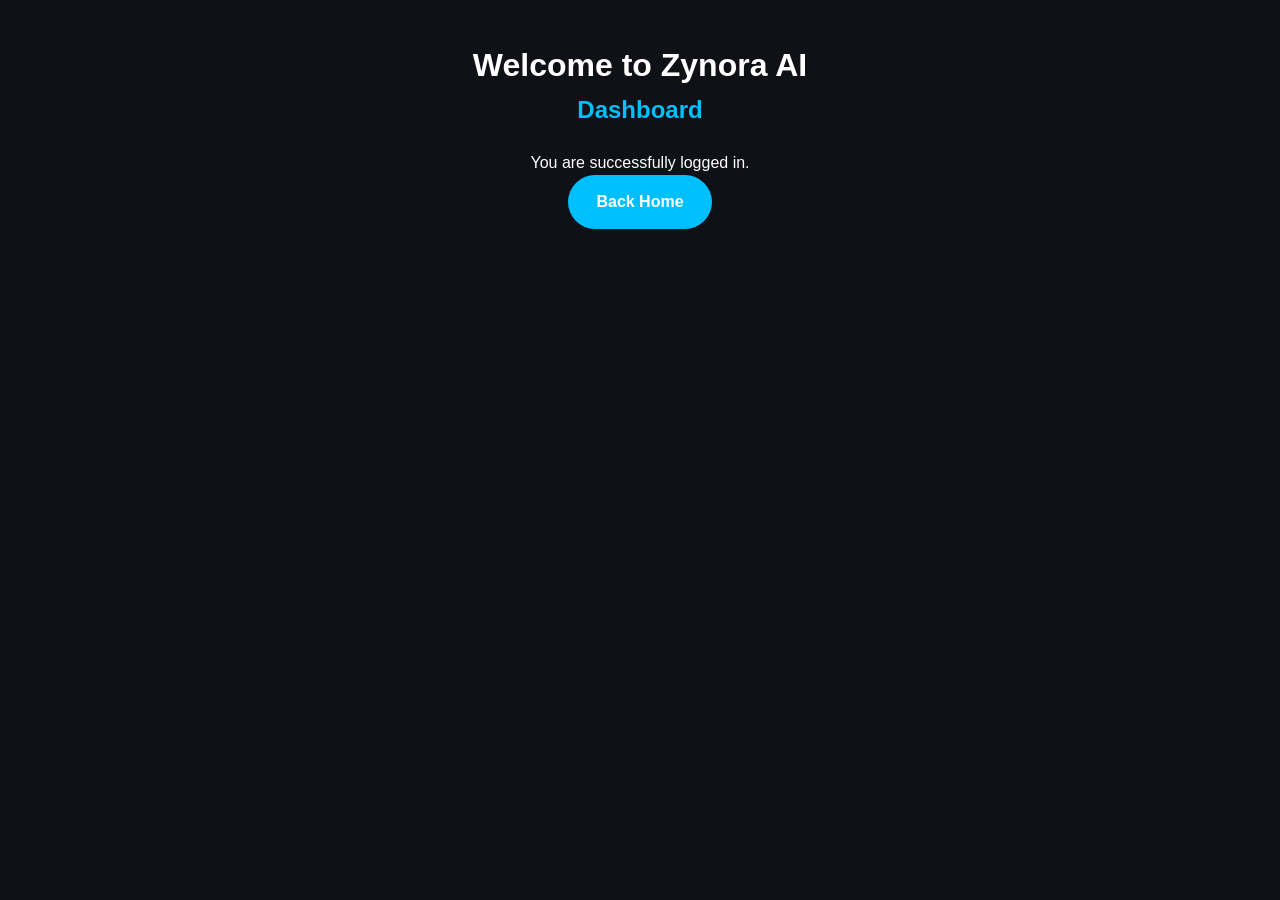
<file: dashboard.html>
<!DOCTYPE html>
<html>
<head>
<meta charset="UTF-8">
<meta name="viewport" content="width=device-width, initial-scale=1.0">
<title>Zynora AI Dashboard</title>
<link rel="stylesheet" href="style.css">
</head>

<body style="background:#0f1117;color:white;font-family:Arial;text-align:center;padding:40px;">

<h1>Welcome to Zynora AI</h1>

<h2>Dashboard</h2>

<p>You are successfully logged in.</p>

<a href="index.html" class="btn">Back Home</a>

</body>
</html>
</file>
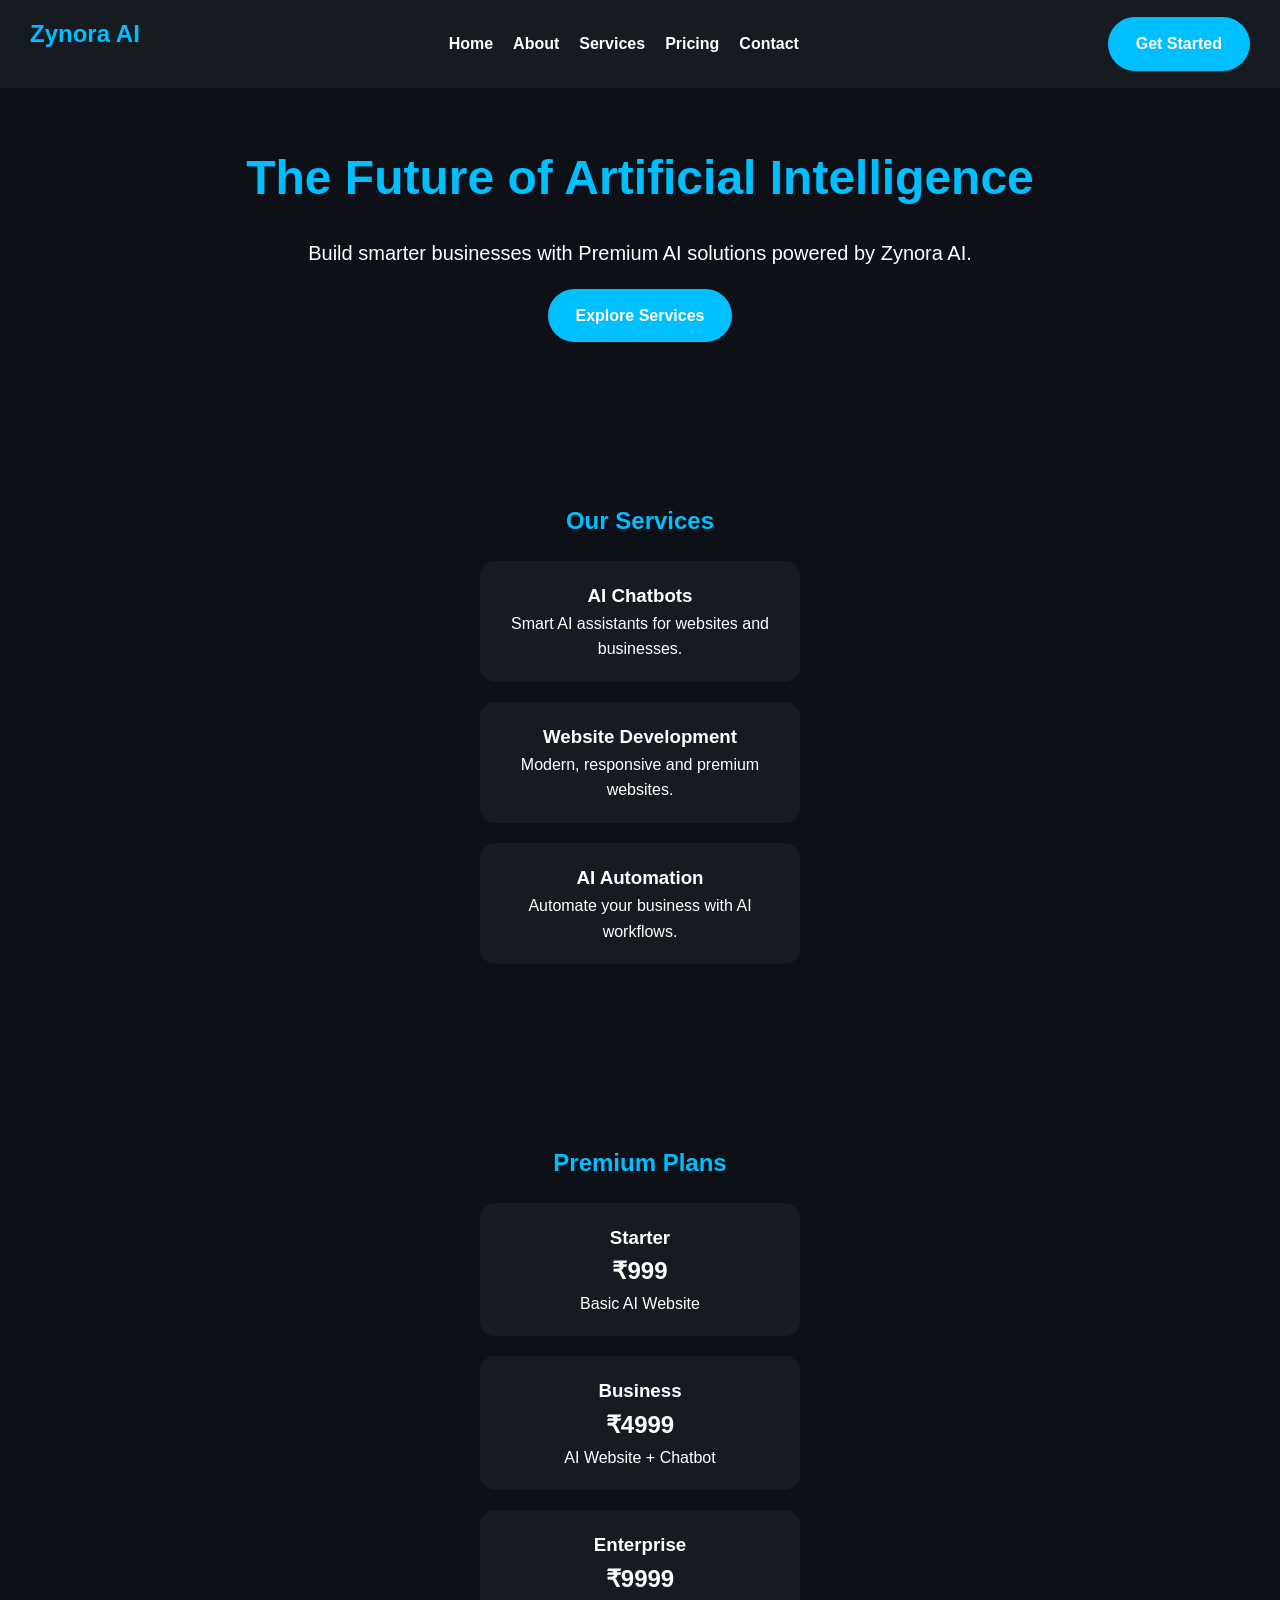
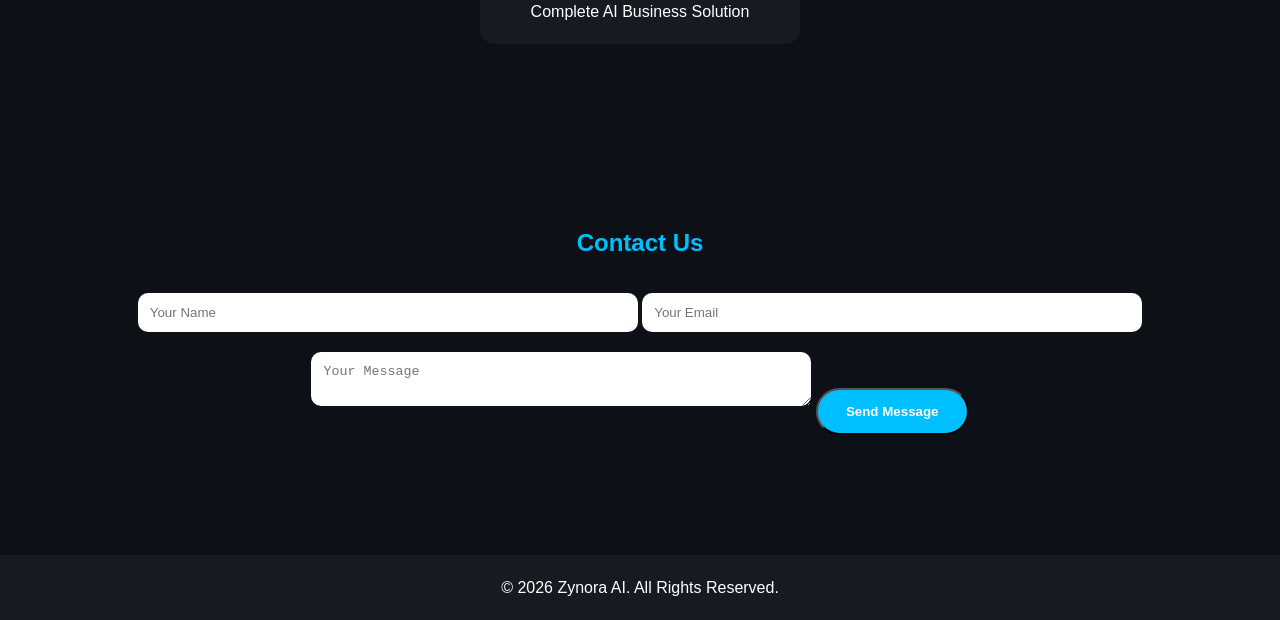
<file: Index .html>
<!DOCTYPE html>
<html lang="en">
<head>
<meta charset="UTF-8">
<meta name="viewport" content="width=device-width, initial-scale=1.0">
<title>Zynora AI | Premium</title>

<link rel="stylesheet" href="style.css">
<link href="https://fonts.googleapis.com/css2?family=Poppins:wght@300;400;600;700&display=swap" rel="stylesheet">
</head>

<body>

<header>
<nav class="navbar">
<h2>Zynora AI</h2>

<ul>
<li><a href="#home">Home</a></li>
<li><a href="#about">About</a></li>
<li><a href="#services">Services</a></li>
<li><a href="#pricing">Pricing</a></li>
<li><a href="#contact">Contact</a></li>
</ul>

<a href="#pricing" class="btn">Get Started</a>

</nav>
</header>

<section id="home" class="hero">

<h1>The Future of Artificial Intelligence</h1>

<p>Build smarter businesses with Premium AI solutions powered by Zynora AI.</p>

<a href="#services" class="btn">Explore Services</a>
</section>
<section id="services">

<h2>Our Services</h2>

<div class="card">
<h3>AI Chatbots</h3>
<p>Smart AI assistants for websites and businesses.</p>
</div>

<div class="card">
<h3>Website Development</h3>
<p>Modern, responsive and premium websites.</p>
</div>

<div class="card">
<h3>AI Automation</h3>
<p>Automate your business with AI workflows.</p>
</div>

</section>

<section id="pricing">

<h2>Premium Plans</h2>

<div class="card">
<h3>Starter</h3>
<h1>₹999</h1>
<p>Basic AI Website</p>
</div>

<div class="card">
<h3>Business</h3>
<h1>₹4999</h1>
<p>AI Website + Chatbot</p>
</div>

<div class="card">
<h3>Enterprise</h3>
<h1>₹9999</h1>
<p>Complete AI Business Solution</p>
</div>

</section>

<section id="contact">

<h2>Contact Us</h2>

<form>

<input type="text" placeholder="Your Name" required>

<input type="email" placeholder="Your Email" required>

<textarea placeholder="Your Message"></textarea>

<button type="submit" class="btn">Send Message</button>

</form>

</section>

<footer>
    <p>© 2026 Zynora AI. All Rights Reserved.</p>
</footer>

<script src="script.js"></script>
</body>
</html>
</file>
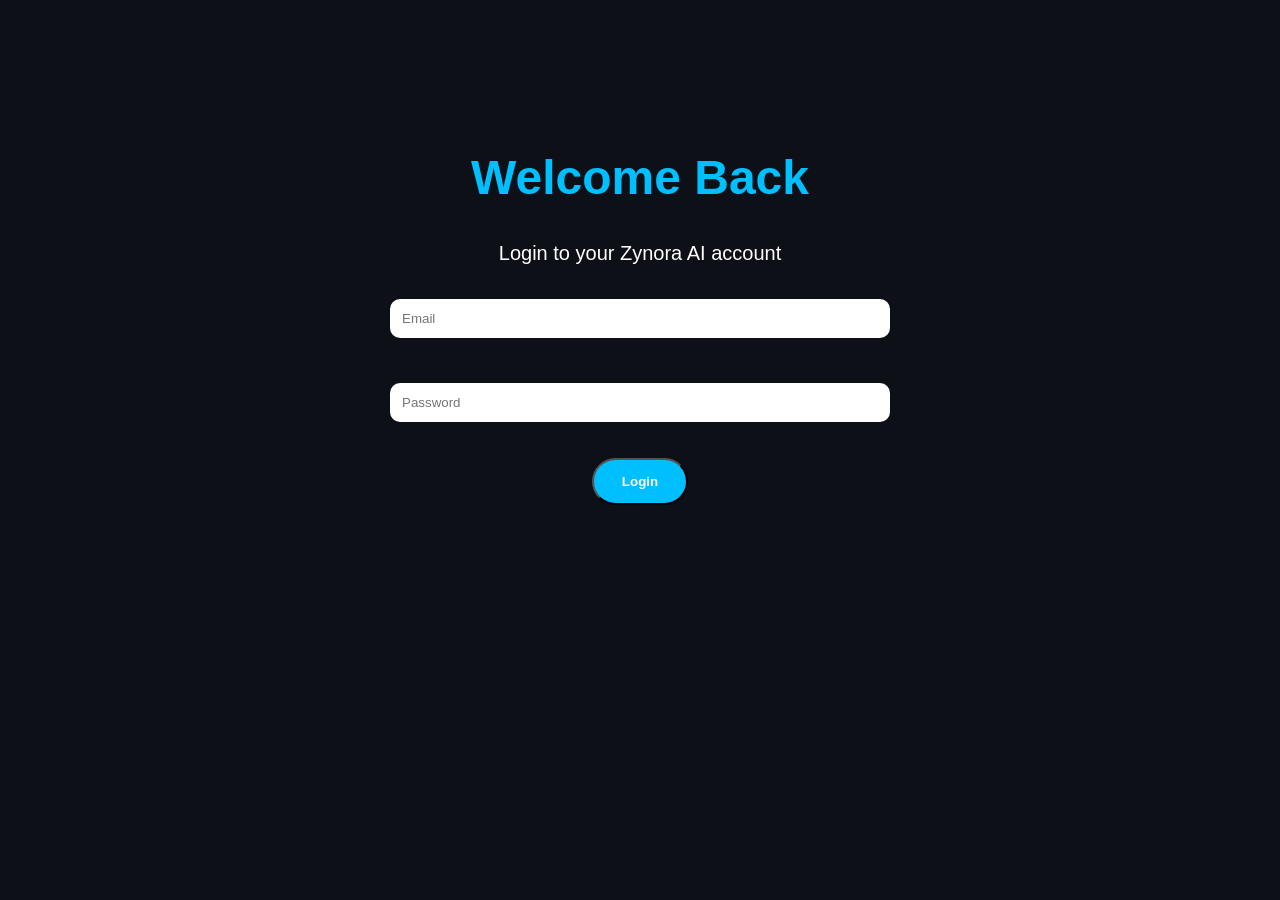
<file: login.html>
<!DOCTYPE html>
<html>
<head>
    <title>Zynora AI Login</title>
    <link rel="stylesheet" href="style.css">
</head>
<body>

<section class="hero">
    <h1>Welcome Back</h1>
    <p>Login to your Zynora AI account</p>

    <form>
        <input type="email" placeholder="Email"><br><br>
        <input type="password" placeholder="Password"><br><br>

        <button class="btn">Login</button>
    </form>

</section>

</body>
</html>
</file>
<file: style.css>
/* ===== Zynora AI Premium CSS ===== */

*{
    margin:0;
    padding:0;
    box-sizing:border-box;
}

body{
    font-family:Arial, sans-serif;
    background:#0d1117;
    color:#fff;
    line-height:1.6;
}

header{
    position:fixed;
    top:0;
    width:100%;
    background:#161b22;
    padding:15px 30px;
    z-index:1000;
}

.navbar{
    display:flex;
    justify-content:space-between;
    align-items:center;
}

.navbar h2{
    color:#00bfff;
}

.navbar ul{
    list-style:none;
    display:flex;
    gap:20px;
}

.navbar a{
    color:white;
    text-decoration:none;
    font-weight:bold;
}

.hero{
    text-align:center;
    padding:140px 20px 80px;
}

.hero h1{
    font-size:48px;
    color:#00bfff;
}

.hero p{
    font-size:20px;
    margin:20px 0;
}

.hero-image{
    width:220px;
    max-width:80%;
    display:block;
    margin:20px auto;
    border-radius:20px;
}

.btn{
    display:inline-block;
    background:#00bfff;
    color:white;
    padding:14px 28px;
    border-radius:30px;
    text-decoration:none;
    font-weight:bold;
}section{
    padding:80px 20px;
    text-align:center;
}

h2{
    color:#00bfff;
    margin-bottom:20px;
}

.card{
    background:#161b22;
    padding:20px;
    margin:20px auto;
    max-width:320px;
    border-radius:15px;
    transition:0.3s;
}

.card:hover{
    transform:translateY(-10px);
    box-shadow:0 10px 30px rgba(0,191,255,0.4);
}

input,textarea{
    width:90%;
    max-width:500px;
    padding:12px;
    margin:10px 0;
    border:none;
    border-radius:10px;
}

.chat-btn{
    position:fixed;
    bottom:20px;
    right:20px;
    background:#00bfff;
    color:#fff;
    padding:14px 20px;
    border-radius:50px;
    text-decoration:none;
    font-weight:bold;
    z-index:999;
}

footer{
    background:#161b22;
    text-align:center;
    padding:20px;
    margin-top:40px;
}
.
</file>
